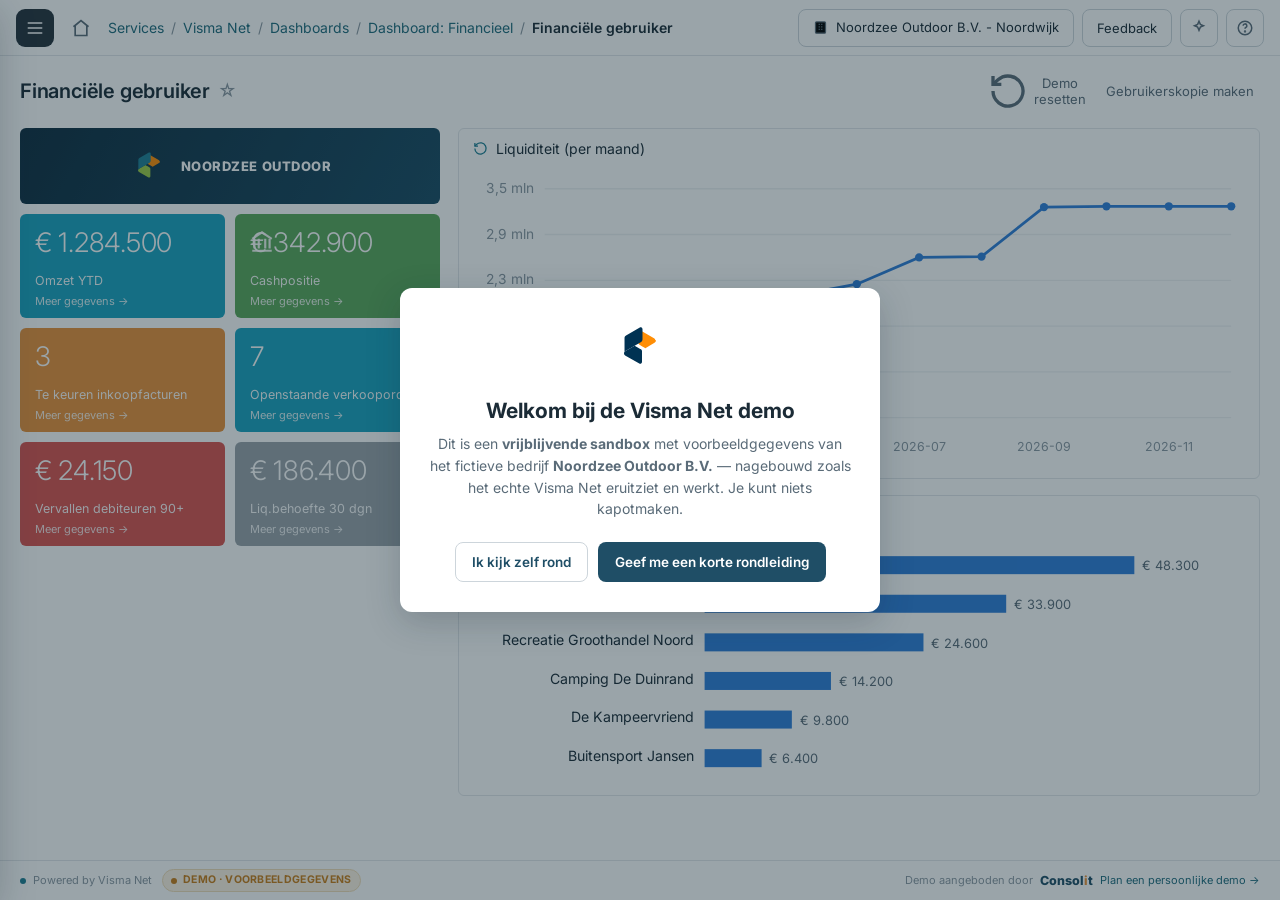
<file: index.html>
<!doctype html>
<html lang="nl">
<head>
  <meta charset="utf-8" />
  <meta name="viewport" content="width=device-width, initial-scale=1" />
  <title>Visma Net — Interactieve demo</title>
  <meta name="description" content="Probeer de basis van Visma Net zelf uit in een vrijblijvende sandbox met voorbeeldgegevens. Aangeboden door Consolit." />
  <link rel="preconnect" href="https://fonts.googleapis.com" />
  <link rel="preconnect" href="https://fonts.gstatic.com" crossorigin />
  <link href="https://fonts.googleapis.com/css2?family=Inter:wght@400;500;600;700;800&display=swap" rel="stylesheet" />
  <link rel="stylesheet" href="assets/app.css" />
</head>
<body>
  <div class="app">

    <!-- ============ TOP BAR ============ -->
    <header class="topbar">
      <button class="ham" id="ham" aria-label="Menu" data-tour="ham">
        <svg viewBox="0 0 24 24" fill="none" stroke-width="2" stroke-linecap="round"><path d="M4 6h16M4 12h16M4 18h16"/></svg>
      </button>
      <button class="home-btn" data-nav="dashboard" aria-label="Home">
        <svg viewBox="0 0 24 24" stroke-width="2"><path d="M3 10.5 12 3l9 7.5"/><path d="M5 9.5V21h14V9.5"/></svg>
      </button>
      <nav class="breadcrumb" id="breadcrumb"></nav>
      <div class="top-right">
        <div class="company-pill">
          <svg viewBox="0 0 24 24" stroke-width="2"><rect x="4" y="3" width="16" height="18" rx="1.5"/><path d="M9 7h2M13 7h2M9 11h2M13 11h2M9 15h2M13 15h2"/></svg>
          <span class="cp-name">Noordzee Outdoor B.V. - Noordwijk</span>
        </div>
        <button class="top-btn">Feedback</button>
        <button class="icon-btn" aria-label="Assistent"><svg viewBox="0 0 24 24" stroke-width="2"><path d="M12 3l1.8 4.2L18 9l-4.2 1.8L12 15l-1.8-4.2L6 9l4.2-1.8z"/></svg></button>
        <button class="icon-btn" aria-label="Help"><svg viewBox="0 0 24 24" stroke-width="2"><circle cx="12" cy="12" r="9"/><path d="M9.5 9a2.5 2.5 0 1 1 3.5 2.3c-.8.4-1 1-1 1.7"/><circle cx="12" cy="16.5" r=".6" fill="currentColor"/></svg></button>
      </div>
    </header>

    <!-- ============ FLYOUT MENU ============ -->
    <div class="flyout-backdrop" id="flyout-backdrop"></div>
    <aside class="flyout" id="flyout">
      <div class="flyout-head">
        <span class="fh-logo">
          <svg viewBox="0 0 288 288" aria-hidden="true"><path fill="#ff8e05" d="M223.43,111.861c-.01.29-.03.57-.06.85-.48,4.63-3.21,8.96-7.45,11.38,0,0-22.739,13.3-42.899,24.879-.86.43-1.72,1.08-2.57,1.51-8.11-4.68-20.589-11.78-27.819-15.97-5.15-3.25-8.44-8.93-8.44-15.21v-49.989c0-.16,0-.31.02-.47,0-.14.01-.27.03-.41.65-2.49,2.32-4.46,4.44-5.59.98-.51,2.05-.84,3.16-.97.86-.09,1.75-.06,2.63.11.94.19,1.87.53,2.78,1.05l68.428,39.469c.8.5,1.54,1,2.23,1.52,3.18,2.4,5.11,5.15,5.28,9.2Z"/><path fill="#003253" d="M153.809,164.121v54.485c0,6.864-7.294,11.161-13.299,7.724l-68.428-39.467c-4.501-2.793-7.294-5.79-7.509-10.721.215-4.941,3.008-9.657,7.509-12.235,0,0,22.741-13.299,42.904-24.879.859-.43,1.719-1.074,2.568-1.504,9.657,5.575,25.534,14.588,31.324,18.025,2.997,1.708,4.931,4.931,4.931,8.573Z"/><path fill="#003253" d="M64.6,176.489c.3-5.01,3.04-9.54,7.48-12.16,0,0,22.739-13.09,42.909-24.669,1.05-.61,2.09-1.22,3.12-1.82,14.56-8.45,26.909-15.56,26.909-15.56,5.36-3.22,8.8-9.01,8.8-15.44v-49.989c0-3.21-1.72-6.22-4.51-7.72-2.57-1.51-6.01-1.51-8.8,0l-16.51,9.44-51.919,30.039c-4.71,2.78-7.51,7.71-7.51,13.08v74.448l.03.35Z"/><path fill="#ff8e05" d="M223.399,111.471c-.28,5.03-3.02,9.57-7.48,12.2,0,0-22.739,13.09-42.899,24.669-1.05.61-2.09,1.22-3.12,1.82-14.57,8.45-26.919,15.56-26.919,15.56-7.52,4.54-8.8,5.39-8.8,15.44v49.989c0,3.21,1.72,6.22,4.51,7.72,2.57,1.51,6.01,1.51,8.8,0l16.51-9.44,51.919-30.039c4.72-2.78,7.51-7.71,7.51-13.08v-74.448l-.03-.39Z"/></svg>
          Visma Net
        </span>
        <svg class="chev" width="16" height="16" viewBox="0 0 24 24" fill="none" stroke="currentColor" stroke-width="2"><path d="M8 9l4-4 4 4M8 15l4 4 4-4"/></svg>
      </div>
      <div class="flyout-search">
        <svg class="mag" viewBox="0 0 24 24"><circle cx="11" cy="11" r="7"/><path d="M21 21l-4.3-4.3"/></svg>
        <input type="text" placeholder="Zoeken" aria-label="Zoeken" />
        <span class="kbd">Ctrl+O</span>
      </div>
      <div class="flyout-list" id="flyout-list"></div>
      <div class="flyout-foot">
        <div class="edit"><svg viewBox="0 0 24 24" fill="none"><path d="M12 20h9"/><path d="M16.5 3.5a2 2 0 0 1 3 3L7 19l-4 1 1-4z"/></svg>Menu bewerken</div>
        <div class="flyout-user">
          <div class="av">BR</div>
          <div class="uinfo"><div class="n">Bart de Ruiter</div><div class="e">bderuiter@consolit.nl</div></div>
        </div>
      </div>
    </aside>

    <!-- ============ CONTENT ============ -->
    <main class="content" id="content">
      <section class="view active" id="view-dashboard"></section>
      <section class="view" id="view-sales"></section>
      <section class="view" id="view-order"></section>
      <section class="view" id="view-purchase"></section>
      <section class="view" id="view-omzet"></section>
      <section class="view" id="view-cash"></section>
      <section class="view" id="view-debiteuren"></section>
      <section class="view" id="view-liquiditeit"></section>
      <section class="view" id="view-approval"></section>
    </main>

    <!-- ============ FOOTER ============ -->
    <footer class="footer">
      <div class="pw"><span class="dot"></span>Powered by Visma Net</div>
      <span class="demo-flag"><span class="d"></span>Demo · voorbeeldgegevens</span>
      <div class="by">
        <span>Demo aangeboden door</span>
        <span class="consolit-logo">Consol<span>i</span>t</span>
        <a href="#" data-cta-link target="_blank" rel="noopener">Plan een persoonlijke demo →</a>
      </div>
    </footer>
  </div>

  <div class="overlay" id="overlay"><div id="overlay-content"></div></div>
  <div class="tour-spot" id="tour-spot" style="display:none"></div>
  <div class="tour-pop" id="tour-pop" style="display:none"></div>
  <div class="toast-stack" id="toasts"></div>

  <script src="assets/app.js"></script>
</body>
</html>
</file>
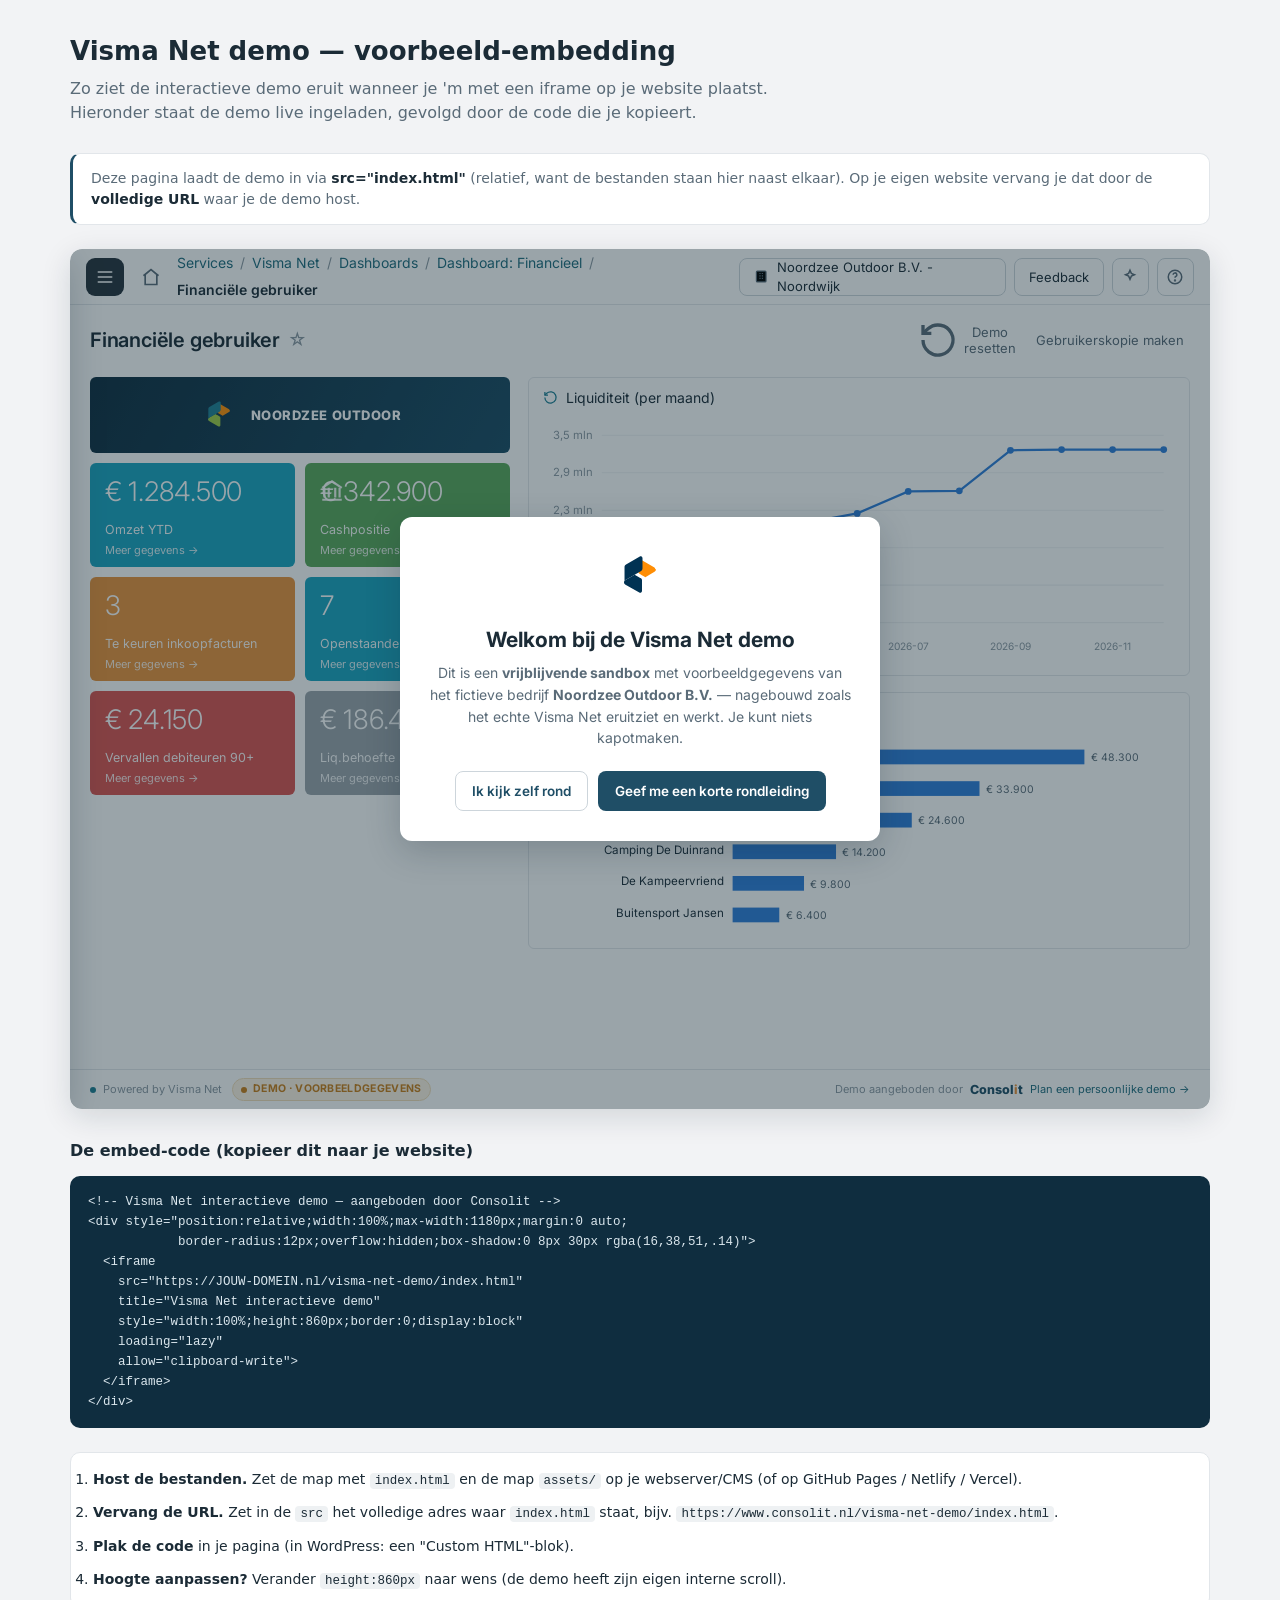
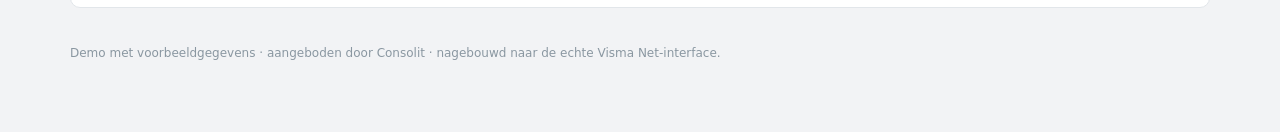
<file: embed-voorbeeld.html>
<!doctype html>
<html lang="nl">
<head>
  <meta charset="utf-8" />
  <meta name="viewport" content="width=device-width, initial-scale=1" />
  <title>Visma Net demo — voorbeeld-embedding</title>
  <style>
    :root { --ink:#1b2b36; --ink2:#5a6b78; --line:#e2e6ea; --accent:#1f4e66; --bg:#f2f3f5; }
    * { box-sizing: border-box; }
    body { margin:0; background:var(--bg); color:var(--ink);
      font-family: Inter, ui-sans-serif, system-ui, -apple-system, "Segoe UI", sans-serif; line-height:1.5; }
    .page { max-width: 1180px; margin: 0 auto; padding: 32px 20px 60px; }
    h1 { font-size: 26px; margin: 0 0 6px; }
    .lead { color: var(--ink2); margin: 0 0 28px; max-width: 70ch; }
    .note { background:#fff; border:1px solid var(--line); border-left:3px solid var(--accent);
      border-radius:10px; padding:14px 18px; font-size:14px; color:var(--ink2); margin: 0 0 24px; }
    .note b { color: var(--ink); }

    /* ====== DE EMBED: dit stukje kopieer je naar je eigen website ====== */
    .vnd-embed {
      position: relative; width: 100%; max-width: 1180px; margin: 0 auto;
      border-radius: 12px; overflow: hidden; box-shadow: 0 8px 30px rgba(16,38,51,.14);
      background: #fff;
    }
    .vnd-embed iframe { width: 100%; height: 860px; border: 0; display: block; }
    @media (max-width: 760px) { .vnd-embed iframe { height: 88vh; min-height: 620px; } }
    /* =================================================================== */

    .codeblock { margin-top: 30px; }
    .codeblock h2 { font-size: 16px; margin: 0 0 8px; }
    pre { background:#0f2d3f; color:#dbe7ee; border-radius:10px; padding:16px 18px; overflow-x:auto;
      font-size:12.5px; line-height:1.6; font-family: ui-monospace, "SF Mono", Menlo, monospace; }
    .steps { background:#fff; border:1px solid var(--line); border-radius:10px; padding:4px 22px; margin-top:24px; }
    .steps li { margin: 12px 0; font-size: 14px; }
    code.inline { background:#eef1f3; border-radius:4px; padding:1px 5px; font-size:12.5px; }
    .foot { margin-top: 36px; font-size: 12px; color: #8a97a1; }
  </style>
</head>
<body>
  <div class="page">
    <h1>Visma Net demo — voorbeeld-embedding</h1>
    <p class="lead">Zo ziet de interactieve demo eruit wanneer je 'm met een iframe op je website plaatst.
      Hieronder staat de demo live ingeladen, gevolgd door de code die je kopieert.</p>

    <div class="note">
      Deze pagina laadt de demo in via <b>src="index.html"</b> (relatief, want de bestanden staan hier naast elkaar).
      Op je eigen website vervang je dat door de <b>volledige URL</b> waar je de demo host.
    </div>

    <!-- ===================== LIVE VOORBEELD ===================== -->
    <div class="vnd-embed">
      <iframe src="index.html"
              title="Visma Net interactieve demo"
              loading="lazy"
              allow="clipboard-write"></iframe>
    </div>
    <!-- ========================================================= -->

    <div class="codeblock">
      <h2>De embed-code (kopieer dit naar je website)</h2>
      <pre>&lt;!-- Visma Net interactieve demo — aangeboden door Consolit --&gt;
&lt;div style="position:relative;width:100%;max-width:1180px;margin:0 auto;
            border-radius:12px;overflow:hidden;box-shadow:0 8px 30px rgba(16,38,51,.14)"&gt;
  &lt;iframe
    src="https://JOUW-DOMEIN.nl/visma-net-demo/index.html"
    title="Visma Net interactieve demo"
    style="width:100%;height:860px;border:0;display:block"
    loading="lazy"
    allow="clipboard-write"&gt;
  &lt;/iframe&gt;
&lt;/div&gt;</pre>
    </div>

    <ol class="steps">
      <li><b>Host de bestanden.</b> Zet de map met <code class="inline">index.html</code> en de map
        <code class="inline">assets/</code> op je webserver/CMS (of op GitHub Pages / Netlify / Vercel).</li>
      <li><b>Vervang de URL.</b> Zet in de <code class="inline">src</code> het volledige adres waar
        <code class="inline">index.html</code> staat, bijv.
        <code class="inline">https://www.consolit.nl/visma-net-demo/index.html</code>.</li>
      <li><b>Plak de code</b> in je pagina (in WordPress: een "Custom HTML"-blok).</li>
      <li><b>Hoogte aanpassen?</b> Verander <code class="inline">height:860px</code> naar wens
        (de demo heeft zijn eigen interne scroll).</li>
    </ol>

    <p class="foot">Demo met voorbeeldgegevens · aangeboden door Consolit · nagebouwd naar de echte Visma Net-interface.</p>
  </div>
</body>
</html>
</file>
<file: assets/app.css>
/* ============================================================
   Visma Net — interactieve demo (sandbox)
   Styling nagebouwd op basis van screenshots van het ECHTE product
   (Acumatica-paradigma: chrome, windows, grids, dashboards, en het
   moderne "nieuwe versie"-orderscherm). Zie docs/UI-SPEC.md.
   Light mode only. Geen externe CSS-frameworks.
   ============================================================ */

:root {
  --teal-link: #1f6b7d;
  --teal: #1f7f94;
  --teal-dark: #17566a;
  --accent: #1f4e66;
  --accent-ink: #14323f;
  --ham: #26323c;

  --tile-teal: #1aa3bf;
  --tile-red: #d9534f;
  --tile-green: #5aa75a;
  --tile-orange: #e8923a;
  --tile-grey: #9aa3aa;
  --chart-blue: #2f7ed8;

  --req: #d0021b;
  --field-border: #c4ced6;
  --field-border-focus: #1f7f94;
  --form-bg: #f6f8f9;
  --grid-head: #eef1f3;
  --row-hover: #f3f7f9;
  --row-alt: #fbfcfd;

  --ink: #1b2b36;
  --ink-2: #5a6b78;
  --ink-3: #8a97a1;
  --line: #e2e6ea;
  --line-strong: #cdd5db;
  --page-bg: #ffffff;

  --ok: #2f8c4f;
  --ok-bg: #e9f5ec;
  --warn: #c77d1a;
  --warn-bg: #fdf3e3;
  --err: #cc453e;
  --err-bg: #fcefed;
  --info: #2f6ad0;
  --info-bg: #edf3fd;

  --shadow-pop: 0 10px 34px rgba(16, 38, 51, 0.22);
  --font: "Inter", ui-sans-serif, system-ui, -apple-system, "Segoe UI", sans-serif;
}

* { box-sizing: border-box; }
html, body {
  margin: 0; padding: 0; height: 100%; max-width: 100%; overflow-x: hidden;
  background: var(--page-bg); color: var(--ink);
  font-family: var(--font); font-size: 13px; line-height: 1.4;
  font-feature-settings: 'liga' 1, 'calt' 1; -webkit-font-smoothing: antialiased;
}
.footer { flex-wrap: wrap; }
button { font-family: inherit; cursor: pointer; }
a { color: var(--teal-link); text-decoration: none; }
a:hover { text-decoration: underline; }
.num { text-align: right; font-variant-numeric: tabular-nums; }
.req { color: var(--req); margin-right: 2px; }

/* ============================================================
   App shell
   ============================================================ */
.app { display: flex; flex-direction: column; height: 100vh; min-height: 100%; }

/* --- Top bar --- */
.topbar {
  display: flex; align-items: center; gap: 10px; height: 56px; flex-shrink: 0;
  padding: 0 16px; background: #fff; border-bottom: 1px solid var(--line);
}
.ham {
  width: 38px; height: 38px; border-radius: 9px; background: var(--ham); border: none;
  display: flex; align-items: center; justify-content: center; flex-shrink: 0;
}
.ham svg { width: 20px; height: 20px; stroke: #fff; }
.home-btn { width: 34px; height: 34px; border: none; background: none; border-radius: 8px; display: flex; align-items: center; justify-content: center; }
.home-btn:hover { background: var(--form-bg); }
.home-btn svg { width: 20px; height: 20px; stroke: var(--ink-2); fill: none; }

.breadcrumb { display: flex; align-items: center; gap: 7px; font-size: 14px; flex-wrap: wrap; overflow: hidden; }
.breadcrumb .bc { color: var(--teal-link); white-space: nowrap; }
.breadcrumb .bc.last { color: var(--ink); font-weight: 600; }
.breadcrumb .sep { color: var(--ink-3); }

.top-right { margin-left: auto; display: flex; align-items: center; gap: 8px; }
.company-pill {
  display: flex; align-items: center; gap: 8px; height: 38px; padding: 0 14px;
  border: 1px solid var(--line-strong); border-radius: 8px; background: #fff; font-size: 13px; color: var(--ink);
}
.company-pill svg { width: 15px; height: 15px; stroke: var(--ink-2); }
.top-btn { height: 38px; padding: 0 14px; border: 1px solid var(--line-strong); border-radius: 8px; background: #fff; font-size: 13px; color: var(--ink); }
.top-btn:hover { background: var(--form-bg); }
.icon-btn { width: 38px; height: 38px; border: 1px solid var(--line-strong); border-radius: 8px; background: #fff; display: flex; align-items: center; justify-content: center; }
.icon-btn:hover { background: var(--form-bg); }
.icon-btn svg { width: 18px; height: 18px; stroke: var(--ink-2); fill: none; }

/* --- Flyout menu --- */
.flyout-backdrop { position: fixed; inset: 0; background: rgba(16,38,51,.18); z-index: 40; display: none; }
.flyout-backdrop.open { display: block; }
.flyout {
  position: fixed; top: 0; left: 0; bottom: 0; width: 330px; background: #fff; z-index: 41;
  box-shadow: var(--shadow-pop); transform: translateX(-100%); transition: transform .2s ease;
  display: flex; flex-direction: column;
}
.flyout.open { transform: none; }
.flyout-head { display: flex; align-items: center; padding: 14px 16px 10px; }
.flyout-head .fh-logo { display: flex; align-items: center; gap: 9px; font-weight: 600; font-size: 15px; }
.flyout-head .fh-logo svg { width: 22px; height: 22px; }
.flyout-head .chev { margin-left: auto; color: var(--ink-3); }
.flyout-search { padding: 2px 14px 10px; position: relative; }
.flyout-search input {
  width: 100%; height: 38px; padding: 0 56px 0 38px; border: 1px solid var(--field-border); border-radius: 8px;
  font-size: 13px; font-family: inherit;
}
.flyout-search .mag { position: absolute; left: 26px; top: 12px; width: 16px; height: 16px; stroke: var(--ink-3); fill: none; }
.flyout-search .kbd { position: absolute; right: 24px; top: 10px; font-size: 11px; color: var(--ink-3); border: 1px solid var(--line); border-radius: 4px; padding: 2px 6px; }
.flyout-list { flex: 1; overflow-y: auto; padding: 4px 8px; }
.flyout-item {
  display: flex; align-items: center; gap: 10px; width: 100%; text-align: left;
  padding: 10px 10px; border: none; background: none; border-radius: 8px; font-size: 13.5px; color: var(--ink);
}
.flyout-item:hover { background: var(--form-bg); }
.flyout-item .chev { width: 16px; height: 16px; stroke: var(--ink-3); fill: none; transition: transform .15s; }
.flyout-item.enabled { font-weight: 500; }
.flyout-item.dim { color: var(--ink-3); }
.flyout-foot { border-top: 1px solid var(--line); padding: 10px 14px; }
.flyout-foot .edit { display: flex; align-items: center; gap: 9px; font-size: 13px; color: var(--ink-2); padding: 8px 0; }
.flyout-foot .edit svg { width: 16px; height: 16px; stroke: var(--ink-2); fill: none; }
.flyout-user { display: flex; align-items: center; gap: 10px; padding-top: 8px; }
.flyout-user .av { width: 34px; height: 34px; border-radius: 50%; background: var(--form-bg); border: 1px solid var(--line); display: flex; align-items: center; justify-content: center; font-size: 12px; font-weight: 600; color: var(--ink-2); }
.flyout-user .uinfo { line-height: 1.2; } .flyout-user .uinfo .n { font-size: 13px; font-weight: 600; } .flyout-user .uinfo .e { font-size: 11px; color: var(--ink-3); }

/* --- Content area --- */
.content { flex: 1; overflow-y: auto; overflow-x: hidden; background: #fff; position: relative; }
.view { display: none; } .view.active { display: block; }

.page-title-row { display: flex; align-items: center; gap: 8px; padding: 14px 20px 6px; flex-wrap: wrap; }
.page-title-row h1 { font-size: 20px; font-weight: 600; margin: 0; letter-spacing: -0.01em; }
.page-title-row .star { color: var(--ink-3); font-size: 18px; }
.page-title-row .spacer { margin-left: auto; }
.page-title-row .link-btn { background: none; border: none; color: var(--ink-2); font-size: 13px; display: inline-flex; align-items: center; gap: 6px; }
.page-title-row .link-btn:hover { color: var(--ink); }

/* Demo badge (subtiel, zodat niemand het verwart met echt) */
.demo-flag {
  display: inline-flex; align-items: center; gap: 6px; background: var(--warn-bg); color: var(--warn);
  border: 1px solid #f0dcb8; font-size: 10.5px; font-weight: 700; letter-spacing: .03em; text-transform: uppercase;
  padding: 3px 8px; border-radius: 100px;
}
.demo-flag .d { width: 6px; height: 6px; border-radius: 50%; background: var(--warn); }

/* window top tabs (Notities/Activiteiten/...) */
.win-tools { display: flex; align-items: center; gap: 18px; padding: 0 20px 4px; justify-content: flex-end; }
.win-tools .wt { display: inline-flex; align-items: center; gap: 6px; font-size: 12.5px; color: var(--ink-2); }
.win-tools .wt svg { width: 15px; height: 15px; stroke: var(--ink-2); fill: none; }

/* ============================================================
   Window toolbar (classic)
   ============================================================ */
.wtoolbar {
  display: flex; align-items: center; gap: 2px; padding: 6px 14px; border-top: 1px solid var(--line);
  border-bottom: 1px solid var(--line); background: #fff; flex-wrap: wrap;
}
.wtoolbar .tb {
  height: 30px; min-width: 30px; padding: 0 7px; border: none; background: none; border-radius: 6px;
  display: inline-flex; align-items: center; justify-content: center; gap: 6px; color: var(--ink-2); font-size: 13px;
}
.wtoolbar .tb:hover { background: var(--form-bg); color: var(--ink); }
.wtoolbar .tb svg { width: 17px; height: 17px; stroke: currentColor; fill: none; }
.wtoolbar .tb.add svg { stroke: var(--teal); }
.wtoolbar .tb.text { font-weight: 500; color: var(--ink); padding: 0 10px; }
.wtoolbar .tb.strong { color: var(--teal-dark); font-weight: 600; }
.wtoolbar .tb.disabled { color: var(--ink-3); pointer-events: none; }
.wtoolbar .sep { width: 1px; height: 20px; background: var(--line); margin: 0 6px; }
.wtoolbar .caret { font-size: 10px; margin-left: 2px; }

/* ============================================================
   Classic form header (3 columns)
   ============================================================ */
.wform { background: var(--form-bg); padding: 14px 18px; border-bottom: 1px solid var(--line); }
.wform-grid { display: grid; grid-template-columns: 1fr 1fr 1fr; gap: 4px 28px; }
.wfield { display: grid; grid-template-columns: 120px 1fr; align-items: center; gap: 10px; min-height: 30px; }
.wfield > label { font-size: 12.5px; color: var(--ink-2); text-align: right; }
.wfield .val { font-size: 13px; }
.winput, .wselect {
  width: 100%; height: 28px; padding: 0 8px; border: 1px solid var(--field-border); background: #fff;
  font-size: 13px; font-family: inherit; color: var(--ink); border-radius: 2px;
}
.wselect { padding-right: 22px; appearance: none; background-image: url("data:image/svg+xml,%3Csvg xmlns='http://www.w3.org/2000/svg' width='10' height='10' viewBox='0 0 24 24' fill='none' stroke='%235a6b78' stroke-width='2'%3E%3Cpath d='M6 9l6 6 6-6'/%3E%3C/svg%3E"); background-repeat: no-repeat; background-position: right 7px center; }
.winput:focus, .wselect:focus { outline: none; border-color: var(--field-border-focus); }
.wlookup { position: relative; }
.wlookup .winput { padding-right: 26px; }
.wlookup .mag { position: absolute; right: 6px; top: 7px; width: 14px; height: 14px; stroke: var(--ink-3); fill: none; pointer-events: none; }
.wfield .amount { text-align: right; font-size: 13px; font-variant-numeric: tabular-nums; padding-right: 2px; }
.status-inline { font-size: 13px; color: var(--ink); }
.chk { display: inline-flex; align-items: center; gap: 6px; font-size: 12.5px; color: var(--ink-2); }

/* classic tabs */
.wtabs { display: flex; gap: 2px; padding: 0 18px; border-bottom: 1px solid var(--line); overflow-x: auto; }
.wtab { padding: 10px 14px; font-size: 13px; color: var(--ink-2); border-bottom: 2px solid transparent; white-space: nowrap; background: none; border-top: none; border-left: none; border-right: none; }
.wtab.active { color: var(--accent); font-weight: 600; border-bottom-color: var(--accent); }
.wtab .badge-warn { color: var(--warn); margin-right: 4px; }

/* grid toolbar */
.grid-toolbar { display: flex; align-items: center; gap: 2px; padding: 6px 14px; border-bottom: 1px solid var(--line); }
.grid-toolbar .gt { height: 28px; min-width: 28px; padding: 0 7px; border: none; background: none; border-radius: 6px; display: inline-flex; align-items: center; gap: 6px; color: var(--ink-2); font-size: 12.5px; }
.grid-toolbar .gt:hover { background: var(--form-bg); color: var(--ink); }
.grid-toolbar .gt svg { width: 16px; height: 16px; stroke: currentColor; fill: none; }
.grid-toolbar .gt.add svg { stroke: var(--teal); }
.grid-toolbar .spacer { margin-left: auto; }

/* ============================================================
   Data grid (list + lines)
   ============================================================ */
.grid-scroll { overflow-x: auto; }
table.grid { width: 100%; border-collapse: collapse; font-size: 12.5px; white-space: nowrap; }
table.grid thead th {
  background: var(--grid-head); color: var(--ink-2); font-weight: 600; text-align: left;
  padding: 8px 10px; border-right: 1px solid var(--line); border-bottom: 1px solid var(--line-strong);
  position: sticky; top: 0; vertical-align: bottom;
}
table.grid thead th.num { text-align: right; }
table.grid tbody td { padding: 7px 10px; border-right: 1px solid var(--line); border-bottom: 1px solid var(--line); }
table.grid tbody tr:nth-child(even) td { background: var(--row-alt); }
table.grid tbody tr:hover td { background: var(--row-hover); }
table.grid tbody tr.sel td { background: #e9f1f4; }
table.grid .lnk { color: var(--teal-link); }
table.grid .lnk:hover { text-decoration: underline; cursor: pointer; }
.filter-row td { background: #fff !important; padding: 4px 6px !important; }
.filter-row input { width: 100%; height: 24px; border: 1px solid var(--field-border); border-radius: 2px; font-size: 11.5px; padding: 0 6px; color: var(--ink-3); font-style: italic; font-family: inherit; }
.cellchk { width: 15px; height: 15px; border: 1px solid var(--line-strong); border-radius: 2px; display: inline-block; }
.cellchk.on { background: var(--teal); border-color: var(--teal); position: relative; }
.cellchk.on::after { content: "✓"; color: #fff; font-size: 11px; position: absolute; left: 1px; top: -2px; }
.so-type { font-weight: 600; color: var(--ink-2); font-size: 11px; }

/* list filter tabs */
.list-tabs { display: flex; gap: 2px; padding: 0 14px; border-bottom: 1px solid var(--line); overflow-x: auto; }
.list-tab { padding: 9px 13px; font-size: 13px; color: var(--ink-2); border-bottom: 2px solid transparent; white-space: nowrap; background: none; border-top: none; border-left: none; border-right: none; }
.list-tab.active { color: var(--accent); font-weight: 600; border-bottom-color: var(--accent); }

/* list footer / pagination */
.grid-foot { display: flex; align-items: center; padding: 8px 16px; border-top: 1px solid var(--line); font-size: 12px; color: var(--ink-2); }
.grid-foot .pager { margin-left: auto; display: flex; align-items: center; gap: 4px; }
.grid-foot .pager .pg { width: 26px; height: 26px; border: 1px solid var(--line); background: #fff; border-radius: 5px; display: inline-flex; align-items: center; justify-content: center; color: var(--ink-2); }
.grid-foot .pager .pg:hover { background: var(--form-bg); }
.grid-foot .pager .cur { border: 1px solid var(--field-border); border-radius: 5px; padding: 3px 9px; background: #fff; }

/* ============================================================
   Dashboard (colored tiles + charts)
   ============================================================ */
.dash { padding: 10px 20px 30px; display: grid; grid-template-columns: 420px 1fr; gap: 18px; align-items: start; }
.tile-grid { display: grid; grid-template-columns: 1fr 1fr; gap: 10px; }
.tile {
  border-radius: 6px; padding: 14px 15px 30px; color: #fff; position: relative; min-height: 104px;
  display: flex; flex-direction: column; justify-content: space-between; border: none; text-align: left;
}
.tile .v { font-size: 27px; font-weight: 300; letter-spacing: -0.01em; text-align: right; line-height: 1.1; }
.tile .l { font-size: 12.5px; opacity: .95; text-align: right; }
.tile .more { position: absolute; left: 15px; bottom: 10px; font-size: 11px; opacity: .85; display: flex; align-items: center; gap: 5px; }
.tile .ic { position: absolute; left: 14px; top: 14px; opacity: .9; } .tile .ic svg { width: 26px; height: 26px; stroke: #fff; fill: none; }
.t-teal { background: var(--tile-teal); } .t-red { background: var(--tile-red); } .t-green { background: var(--tile-green); }
.t-orange { background: var(--tile-orange); } .t-grey { background: var(--tile-grey); }
.tile.clickable { cursor: pointer; } .tile.clickable:hover { filter: brightness(1.05); }
.tile-logo { grid-column: span 2; background: linear-gradient(120deg,#0f2d3f,#1a4b63); border-radius: 6px; padding: 18px; display: flex; align-items: center; justify-content: center; color: #fff; }
.tile-logo .lg { display:flex; align-items:center; gap:12px; font-weight: 800; letter-spacing: .04em; }
.tile-logo .lg .mark { width: 40px; height: 40px; }

.dash-right { display: flex; flex-direction: column; gap: 16px; }
.dash-card { border: 1px solid var(--line); border-radius: 6px; }
.dash-card .dc-head { display: flex; align-items: center; gap: 8px; padding: 10px 14px; font-size: 14px; color: var(--ink); }
.dash-card .dc-head svg { width: 15px; height: 15px; stroke: var(--teal); fill: none; }
.dash-card .dc-body { padding: 6px 14px 14px; }
.chart-wrap svg { width: 100%; height: auto; display: block; }

/* ============================================================
   Modern order screen ("nieuwe versie")
   ============================================================ */
.msub { display: flex; align-items: center; gap: 10px; padding: 10px 18px; border-top: 1px solid var(--line); border-bottom: 1px solid var(--line); background: #fff; }
.msub .back { display: inline-flex; align-items: center; gap: 7px; color: var(--ink); font-size: 13.5px; border: none; background: none; }
.msub .back svg { width: 17px; height: 17px; stroke: var(--ink); fill: none; }
.msub .typebox { border: 1px solid var(--field-border); border-radius: 8px; height: 38px; padding: 0 12px; display: inline-flex; align-items: center; gap: 10px; font-size: 13px; }
.msub .recnav { display: inline-flex; align-items: center; gap: 2px; }
.msub .recnav .rb { width: 32px; height: 32px; border: 1px solid var(--line); border-radius: 7px; background: #fff; display: inline-flex; align-items: center; justify-content: center; color: var(--ink-3); }
.msub .newbox { border: 1px solid var(--field-border); border-radius: 8px; height: 38px; width: 200px; padding: 0 10px; display: inline-flex; align-items: center; color: var(--ink-3); font-size: 13px; }
.msub .mright { margin-left: auto; display: flex; align-items: center; gap: 8px; }
.msub .seg { display: inline-flex; border: 1px solid var(--line); border-radius: 8px; overflow: hidden; }
.msub .seg .sb { width: 36px; height: 34px; background: #fff; border: none; display: inline-flex; align-items: center; justify-content: center; }
.msub .seg .sb.on { background: var(--form-bg); }
.msub .seg .sb svg { width: 17px; height: 17px; stroke: var(--ink-2); fill: none; }
.msub .acties { border: 1px solid var(--field-border); border-radius: 8px; height: 38px; padding: 0 14px; background: #fff; font-size: 13px; display: inline-flex; align-items: center; gap: 8px; }
.msub .mico { width: 36px; height: 36px; border: 1px solid var(--line); border-radius: 8px; background: #fff; display: inline-flex; align-items: center; justify-content: center; }
.msub .mico svg { width: 17px; height: 17px; stroke: var(--ink-2); fill: none; }
.msub .mico.save svg { stroke: var(--teal); }

.mbody { display: grid; grid-template-columns: 1fr 300px; gap: 20px; padding: 18px; }
.mstatus { margin-bottom: 14px; }
.mstatus .pill {
  display: inline-flex; align-items: center; justify-content: space-between; min-width: 220px;
  height: 40px; padding: 0 14px; border-radius: 9px; font-size: 14px; font-weight: 500;
}
.mstatus .pill.open { background: var(--ok-bg); color: var(--ok); border: 1px solid #bfe2c9; }
.mstatus .pill.blocked { background: var(--warn-bg); color: var(--warn); border: 1px solid #f0dcb8; }
.mform { display: grid; grid-template-columns: 1fr 1fr 1fr 1fr; gap: 14px 18px; }
.mfield { display: flex; flex-direction: column; gap: 5px; }
.mfield.col2 { grid-column: span 2; }
.mfield label { font-size: 12.5px; color: var(--ink-2); display: flex; align-items: center; gap: 5px; }
.minput {
  height: 40px; border: 1px solid var(--field-border); border-radius: 8px; padding: 0 12px; font-size: 13.5px;
  font-family: inherit; color: var(--ink); background: #fff; width: 100%;
}
.minput::placeholder { color: var(--ink-3); }
.minput:focus { outline: none; border-color: var(--field-border-focus); box-shadow: 0 0 0 3px rgba(31,127,148,.12); }
select.minput { appearance: none; background-image: url("data:image/svg+xml,%3Csvg xmlns='http://www.w3.org/2000/svg' width='12' height='12' viewBox='0 0 24 24' fill='none' stroke='%235a6b78' stroke-width='2'%3E%3Cpath d='M6 9l6 6 6-6'/%3E%3C/svg%3E"); background-repeat: no-repeat; background-position: right 10px center; padding-right: 30px; }
.mtextarea { min-height: 72px; border: 1px solid var(--field-border); border-radius: 8px; padding: 10px 12px; font-size: 13px; font-family: inherit; resize: vertical; }
.mcheck { display: flex; align-items: center; gap: 8px; font-size: 12.5px; color: var(--ink-2); margin-top: 4px; }

/* right summary panel with margin donut */
.msummary { border: 1px solid var(--line); border-radius: 10px; padding: 16px; }
.msum-top { display: flex; align-items: flex-start; gap: 10px; }
.msum-kpis { flex: 1; font-size: 12.5px; }
.msum-kpis .r { display: flex; align-items: center; gap: 7px; margin-bottom: 8px; }
.msum-kpis .r .sw { width: 11px; height: 11px; border-radius: 3px; }
.msum-kpis .r .lab { color: var(--ink-2); }
.msum-kpis .r .amt { margin-left: auto; font-weight: 600; font-variant-numeric: tabular-nums; }
.donut { width: 76px; height: 76px; flex-shrink: 0; position: relative; }
.donut .pc { position: absolute; inset: 0; display: flex; flex-direction: column; align-items: center; justify-content: center; }
.donut .pc .pl { font-size: 10px; color: var(--ink-2); } .donut .pc .pv { font-size: 16px; font-weight: 700; }
.msum-rows { margin-top: 14px; border-top: 1px solid var(--line); padding-top: 12px; }
.msum-rows .mr { display: flex; justify-content: space-between; font-size: 12.5px; padding: 4px 0; color: var(--ink-2); }
.msum-rows .mr .v { color: var(--ink); font-variant-numeric: tabular-nums; }
.msum-rows .mr.grand { font-weight: 700; color: var(--ink); font-size: 14px; border-top: 1px solid var(--line); margin-top: 6px; padding-top: 10px; }

/* modern tabs + line grid */
.mtabs { display: flex; gap: 4px; padding: 0 18px; border-bottom: 1px solid var(--line); overflow-x: auto; }
.mtab { padding: 11px 12px; font-size: 13px; color: var(--ink-2); border-bottom: 2px solid transparent; white-space: nowrap; background: none; border-top: none; border-left: none; border-right: none; }
.mtab.active { color: var(--accent); font-weight: 600; border-bottom-color: var(--accent); }
.mline-tools { display: flex; align-items: center; gap: 6px; padding: 10px 18px; }
.mline-tools .mlb { width: 32px; height: 32px; border: 1px solid var(--line); border-radius: 8px; background: #fff; display: inline-flex; align-items: center; justify-content: center; }
.mline-tools .mlb svg { width: 16px; height: 16px; stroke: var(--ink-2); fill: none; }
.mline-tools .mlb.add svg { stroke: var(--teal); }
.mline-tools .spacer { margin-left: auto; }
.msearch { position: relative; margin: 0 18px 10px; max-width: 340px; }
.msearch input { width: 100%; height: 38px; border: 1px solid var(--field-border); border-radius: 8px; padding: 0 12px 0 12px; font-size: 13px; font-family: inherit; }

/* bottom action bar */
.mbottom { position: sticky; bottom: 0; display: flex; align-items: center; gap: 16px; padding: 12px 20px; border-top: 1px solid var(--line); background: #fff; }
.mbottom .feedback { border: 1px solid var(--field-border); border-radius: 8px; height: 40px; padding: 0 14px; background: #fff; font-size: 13px; display: inline-flex; align-items: center; gap: 8px; color: var(--ink-2); }
.mbottom .net { margin-left: auto; text-align: right; }
.mbottom .net .nl { font-size: 11px; color: var(--ink-3); }
.mbottom .net .nv { font-size: 18px; font-weight: 700; }
.mbottom .net .nv b { font-weight: 400; color: var(--ink-2); font-size: 13px; margin-right: 8px; }

/* ============================================================
   Buttons (generic)
   ============================================================ */
.btn { display: inline-flex; align-items: center; justify-content: center; gap: 8px; height: 40px; padding: 0 16px; border-radius: 8px; font-size: 13.5px; font-weight: 600; border: 1px solid transparent; }
.btn svg { width: 16px; height: 16px; stroke: currentColor; fill: none; }
.btn-primary { background: var(--accent); color: #fff; } .btn-primary:hover { background: var(--accent-ink); }
.btn-secondary { background: #fff; color: var(--accent); border-color: var(--line-strong); } .btn-secondary:hover { background: var(--form-bg); }
.btn-ghost { background: none; color: var(--ink-2); } .btn-ghost:hover { background: var(--form-bg); color: var(--ink); }
.btn-success { background: var(--ok); color: #fff; } .btn-success:hover { filter: brightness(.96); }
.btn-danger { background: #fff; color: var(--err); border-color: #e4c3c1; } .btn-danger:hover { background: var(--err-bg); }
.btn:disabled { opacity: .5; cursor: not-allowed; }
.btn-sm { height: 32px; padding: 0 12px; font-size: 12.5px; }

/* ============================================================
   Modal / overlay
   ============================================================ */
.overlay { position: fixed; inset: 0; background: rgba(16,38,51,.42); display: none; align-items: center; justify-content: center; z-index: 60; padding: 20px; }
.overlay.open { display: flex; }
.modal { background: #fff; border-radius: 12px; box-shadow: var(--shadow-pop); width: 100%; max-width: 560px; max-height: 92vh; display: flex; flex-direction: column; overflow: hidden; }
.modal.wide { max-width: 820px; }
.modal-head { display: flex; align-items: center; gap: 10px; padding: 16px 20px; border-bottom: 1px solid var(--line); }
.modal-head h2 { font-size: 16px; margin: 0; } .modal-head .sub { font-size: 12px; color: var(--ink-2); }
.modal-head .x { margin-left: auto; border: none; background: none; font-size: 22px; color: var(--ink-2); padding: 2px 8px; border-radius: 6px; } .modal-head .x:hover { background: var(--form-bg); }
.modal-body { padding: 20px; overflow-y: auto; }
.modal-foot { display: flex; gap: 10px; padding: 14px 20px; border-top: 1px solid var(--line); background: var(--form-bg); }
.modal-foot .spacer { margin-left: auto; }

/* approval timeline */
.timeline { list-style: none; margin: 0; padding: 0; }
.timeline li { display: flex; gap: 12px; padding-bottom: 16px; position: relative; }
.timeline li:not(:last-child)::before { content: ""; position: absolute; left: 12px; top: 26px; bottom: 2px; width: 2px; background: var(--line); }
.timeline .dot { width: 26px; height: 26px; border-radius: 50%; flex-shrink: 0; display: flex; align-items: center; justify-content: center; border: 2px solid var(--line-strong); background: #fff; color: var(--ink-3); font-size: 12px; z-index: 1; }
.timeline li.done .dot { background: var(--ok); border-color: var(--ok); color: #fff; }
.timeline li.active .dot { border-color: var(--accent); color: var(--accent); }
.timeline li.rejected .dot { background: var(--err); border-color: var(--err); color: #fff; }
.timeline .t { font-size: 13.5px; font-weight: 600; } .timeline .s { font-size: 12px; color: var(--ink-2); }
.recog { position: relative; }
.recog.animate { animation: recog 1.1s ease; }
@keyframes recog { 0% { box-shadow: 0 0 0 2px var(--info) inset; background: var(--info-bg);} 100% { box-shadow: none; background: #fff; } }
.recog-tag { font-size: 10px; font-weight: 700; color: var(--info); background: var(--info-bg); padding: 1px 6px; border-radius: 100px; margin-left: 6px; }

/* Peppol sending */
.sending { text-align: center; padding: 16px 8px; }
.sending .spin { width: 50px; height: 50px; margin: 0 auto 16px; border: 4px solid var(--line); border-top-color: var(--accent); border-radius: 50%; animation: spin .9s linear infinite; }
@keyframes spin { to { transform: rotate(360deg); } }
.sending .check { width: 52px; height: 52px; margin: 0 auto 16px; border-radius: 50%; background: var(--ok-bg); display: flex; align-items: center; justify-content: center; }
.sending h3 { margin: 0 0 6px; font-size: 16px; } .sending p { margin: 0; color: var(--ink-2); font-size: 13px; }
.send-steps { max-width: 360px; margin: 16px auto 0; text-align: left; }
.send-steps .ss { display: flex; align-items: center; gap: 10px; padding: 7px 0; font-size: 13px; color: var(--ink-3); }
.send-steps .ss.done { color: var(--ink); } .send-steps .ss .mk { width: 18px; height: 18px; flex-shrink: 0; }

/* document preview */
.doc { border: 1px solid var(--line); border-radius: 8px; padding: 24px; max-width: 540px; margin: 0 auto; font-size: 13px; }
.doc .top { display: flex; justify-content: space-between; margin-bottom: 18px; } .doc .title { font-size: 19px; font-weight: 700; color: var(--accent); }
.doc .meta { text-align: right; font-size: 12px; color: var(--ink-2); }
.doc table { width: 100%; border-collapse: collapse; margin: 14px 0; } .doc th { text-align: left; font-size: 11px; text-transform: uppercase; color: var(--ink-2); border-bottom: 1px solid var(--line); padding: 6px 4px; } .doc td { padding: 7px 4px; border-bottom: 1px solid var(--line); } .doc .r { text-align: right; font-variant-numeric: tabular-nums; }

/* ============================================================
   Guided tour
   ============================================================ */
.tour-spot { position: fixed; z-index: 70; border-radius: 8px; pointer-events: none; box-shadow: 0 0 0 3px rgba(31,78,102,.6), 0 0 0 9999px rgba(16,38,51,.5); transition: all .25s ease; }
.tour-pop { position: fixed; z-index: 71; width: 310px; background: #fff; border-radius: 12px; box-shadow: var(--shadow-pop); padding: 16px 18px; transition: all .2s ease; }
.tour-pop h4 { margin: 0 0 6px; font-size: 14.5px; } .tour-pop p { margin: 0 0 14px; font-size: 13px; color: var(--ink-2); line-height: 1.5; }
.tour-pop .foot { display: flex; align-items: center; gap: 8px; } .tour-pop .cnt { font-size: 11px; color: var(--ink-3); } .tour-pop .spacer { margin-left: auto; }

/* toast */
.toast-stack { position: fixed; right: 18px; bottom: 18px; z-index: 80; display: flex; flex-direction: column; gap: 10px; }
.toast { background: #fff; border: 1px solid var(--line); border-left: 3px solid var(--ok); border-radius: 8px; box-shadow: var(--shadow-pop); padding: 12px 16px; font-size: 13px; max-width: 350px; animation: slidein .25s ease; }
.toast.info { border-left-color: var(--info); } .toast.warn { border-left-color: var(--warn); }
.toast .tt { font-weight: 600; margin-bottom: 2px; } .toast .tb { color: var(--ink-2); font-size: 12.5px; }
@keyframes slidein { from { transform: translateX(28px); opacity: 0; } to { transform: none; opacity: 1; } }

/* welcome + CTA modals */
.welcome, .cta-modal { max-width: 480px; text-align: center; }
.welcome .wb, .cta-modal .cb { padding: 30px 28px; }
.welcome .wi { width: 58px; height: 58px; margin: 0 auto 16px; }
.welcome h2, .cta-modal h2 { font-size: 21px; margin: 0 0 8px; }
.welcome p, .cta-modal p { color: var(--ink-2); font-size: 14px; line-height: 1.55; margin: 0 0 22px; }
.welcome .wa { display: flex; gap: 10px; justify-content: center; }
.cta-modal .ci { width: 56px; height: 56px; margin: 0 auto 16px; border-radius: 14px; background: var(--accent); display: flex; align-items: center; justify-content: center; }
.cta-modal .ca { display: flex; flex-direction: column; gap: 10px; } .cta-modal .cmini { margin-top: 14px; font-size: 12px; color: var(--ink-3); }

/* footer */
.footer { display: flex; align-items: center; gap: 10px; border-top: 1px solid var(--line); background: #fff; padding: 8px 20px; font-size: 11px; color: var(--ink-3); flex-shrink: 0; }
.footer .pw { display: flex; align-items: center; gap: 7px; } .footer .pw .dot { width: 6px; height: 6px; border-radius: 50%; background: var(--teal); }
.footer .by { margin-left: auto; display: flex; align-items: center; gap: 7px; }
.footer .by .consolit-logo { font-weight: 800; color: var(--accent); font-size: 12.5px; } .footer .by .consolit-logo span { color: var(--tile-orange); }

/* ============================================================
   Responsive
   ============================================================ */
@media (max-width: 1000px) {
  .dash { grid-template-columns: 1fr; }
  .mbody { grid-template-columns: 1fr; }
  .wform-grid { grid-template-columns: 1fr 1fr; }
  .mform { grid-template-columns: 1fr 1fr; }
}
@media (max-width: 680px) {
  .breadcrumb .bc:not(.last), .breadcrumb .sep { display: none; }
  .company-pill .cp-name { display: none; }
  .top-btn { display: none; }
  .wform-grid, .mform { grid-template-columns: 1fr; }
  .dash { padding: 10px 12px 26px; }
  .tile-grid { grid-template-columns: 1fr 1fr; }
  .tile { padding: 12px 12px 28px; min-height: 92px; }
  .tile .v { font-size: 21px; }
  .tile .l { font-size: 11.5px; }
  .tour-spot, .tour-pop { display: none !important; }
  .page-title-row h1 { font-size: 17px; }
  .mbody { padding: 14px; }
}
@media (max-width: 460px) {
  .tile-grid { grid-template-columns: 1fr; }
}

/* ============================================================
   Approval — Mijn taken (takenscherm)
   ============================================================ */
.appr-head { display: flex; align-items: center; gap: 12px; padding: 10px 20px; border-top: 1px solid var(--line); border-bottom: 1px solid var(--line); background: #fff; flex-wrap: wrap; }
.appr-back { width: 30px; height: 30px; border: none; background: none; font-size: 22px; color: var(--ink-2); border-radius: 6px; line-height: 1; }
.appr-back:hover { background: var(--form-bg); }
.appr-title .t { font-size: 15px; font-weight: 600; }
.appr-title .s { font-size: 11.5px; color: var(--ink-3); }
.appr-actions { margin-left: auto; display: flex; align-items: center; gap: 8px; flex-wrap: wrap; }
.appr-tasknav { font-size: 12px; color: var(--ink-2); display: inline-flex; align-items: center; gap: 6px; margin-left: 6px; }
.appr-tasknav .rb { width: 24px; height: 24px; border: 1px solid var(--line); border-radius: 6px; display: inline-flex; align-items: center; justify-content: center; }

.appr { display: grid; grid-template-columns: 1fr 460px; gap: 16px; padding: 16px 20px 30px; align-items: start; }
.appr-left { display: flex; flex-direction: column; gap: 16px; }
.appr-2col { display: grid; grid-template-columns: 1fr 1fr; gap: 16px; align-items: start; }
.appr-card { border: 1px solid var(--line); border-radius: 8px; background: #fff; overflow: hidden; }
.appr-card-h { display: flex; align-items: center; gap: 8px; padding: 11px 14px; font-size: 13.5px; font-weight: 600; border-bottom: 1px solid var(--line); }
.appr-card-h .cnt0 { background: var(--neutral-20); color: var(--ink-2); border-radius: 100px; font-size: 11px; padding: 1px 7px; font-weight: 600; }
.appr-card-h .spacer { margin-left: auto; }
.appr-card-h a { font-size: 12px; color: var(--teal-link); }
.appr-card-b { padding: 14px; }

/* workflow stepper */
.wf-stepper { display: flex; align-items: stretch; gap: 0; flex-wrap: wrap; }
.wf-step { display: flex; gap: 9px; align-items: flex-start; padding: 9px 12px; border-radius: 8px; background: var(--form-bg); min-width: 165px; }
.wf-step.done { background: #eaf4ec; }
.wf-step.pending { background: #eaf1f6; }
.wf-ic { width: 22px; height: 22px; border-radius: 50%; flex-shrink: 0; display: flex; align-items: center; justify-content: center; border: 2px solid var(--line-strong); background: #fff; color: var(--ink-3); }
.wf-step.done .wf-ic { background: var(--ok); border-color: var(--ok); color: #fff; }
.wf-step.pending .wf-ic { border-color: var(--accent); color: var(--accent); }
.wf-ic svg { width: 12px; height: 12px; stroke: currentColor; fill: none; }
.wf-l { font-size: 12.5px; font-weight: 600; }
.wf-s { font-size: 11px; color: var(--ink-2); max-width: 150px; line-height: 1.35; }
.wf-arrow { display: flex; align-items: center; color: var(--ink-3); padding: 0 3px; font-size: 16px; }
.wf-meta { font-size: 12.5px; color: var(--ink-2); margin-top: 12px; }
.wf-meta b { color: var(--ink); }

/* factuur-gegevens */
.af-grid { display: grid; grid-template-columns: 1fr 1fr; gap: 11px 18px; }
.af .al { font-size: 11px; color: var(--ink-3); }
.af .av { font-size: 13px; color: var(--ink); font-weight: 500; }
.af-dim { font-size: 12px; font-weight: 600; margin: 14px 0 10px; color: var(--ink-2); border-top: 1px dashed var(--line); padding-top: 12px; }

/* opmerkingen */
.cmt-empty { text-align: center; padding: 6px 0 16px; color: var(--ink-3); }
.cmt-empty .cmt-ic { font-size: 22px; }
.cmt-empty .cmt-t { font-weight: 600; color: var(--ink-2); font-size: 13px; margin-top: 4px; }
.cmt-empty .cmt-s { font-size: 12px; }
.cmt-input { display: flex; gap: 10px; align-items: flex-start; }
.cmt-av { width: 30px; height: 30px; border-radius: 50%; background: var(--accent); color: #fff; display: flex; align-items: center; justify-content: center; font-size: 12px; font-weight: 600; flex-shrink: 0; }
.cmt-ta { flex: 1; min-height: 60px; border: 1px solid var(--field-border); border-radius: 8px; padding: 9px 11px; font-size: 13px; font-family: inherit; resize: vertical; }
.cmt-foot { display: flex; align-items: center; margin-top: 8px; }
.cmt-hint { font-size: 11px; color: var(--ink-3); }
.cmt-foot .btn { margin-left: auto; }

/* pdf-viewer */
.appr-card.pdf { display: flex; flex-direction: column; }
.pdf-toolbar { display: flex; align-items: center; gap: 10px; padding: 8px 12px; border-bottom: 1px solid var(--line); background: var(--form-bg); font-size: 12px; color: var(--ink-2); }
.pdf-toolbar .spacer { margin-left: auto; }
.pdf-toolbar svg { width: 15px; height: 15px; stroke: var(--ink-2); fill: none; }
.pdf-doc { padding: 22px; background: #eef1f3; }
.pdf-page { background: #fff; border: 1px solid var(--line); border-radius: 4px; padding: 24px; box-shadow: 0 1px 4px rgba(16,38,51,.08); min-height: 360px; }
.pdf-h { font-size: 22px; font-weight: 700; color: var(--ink); letter-spacing: .02em; }
.pdf-logo { display: flex; align-items: center; gap: 10px; margin: 16px 0 6px; font-weight: 700; }
.pdf-logo .mk { width: 34px; height: 34px; border-radius: 7px; background: var(--accent); color: #fff; display: flex; align-items: center; justify-content: center; font-size: 12px; font-weight: 700; }
.pdf-meta { font-size: 12px; color: var(--ink-2); margin-bottom: 16px; }
.pdf-tbl { width: 100%; border-collapse: collapse; border: 1px solid var(--line); }
.pdf-tbl th, .pdf-tbl td { padding: 8px 10px; border-bottom: 1px solid var(--line); font-size: 12.5px; text-align: left; }
.pdf-tbl th.num, .pdf-tbl td.num { text-align: right; font-variant-numeric: tabular-nums; }
.pdf-tbl th { background: var(--grid-head); font-size: 10px; text-transform: uppercase; color: var(--ink-2); letter-spacing: .03em; }
.pdf-tbl .tot td { font-weight: 700; }
.pdf-foot { font-size: 11.5px; color: var(--ink-3); margin-top: 14px; }

@media (max-width: 1000px) {
  .appr { grid-template-columns: 1fr; }
  .appr-2col { grid-template-columns: 1fr; }
}
</file>
